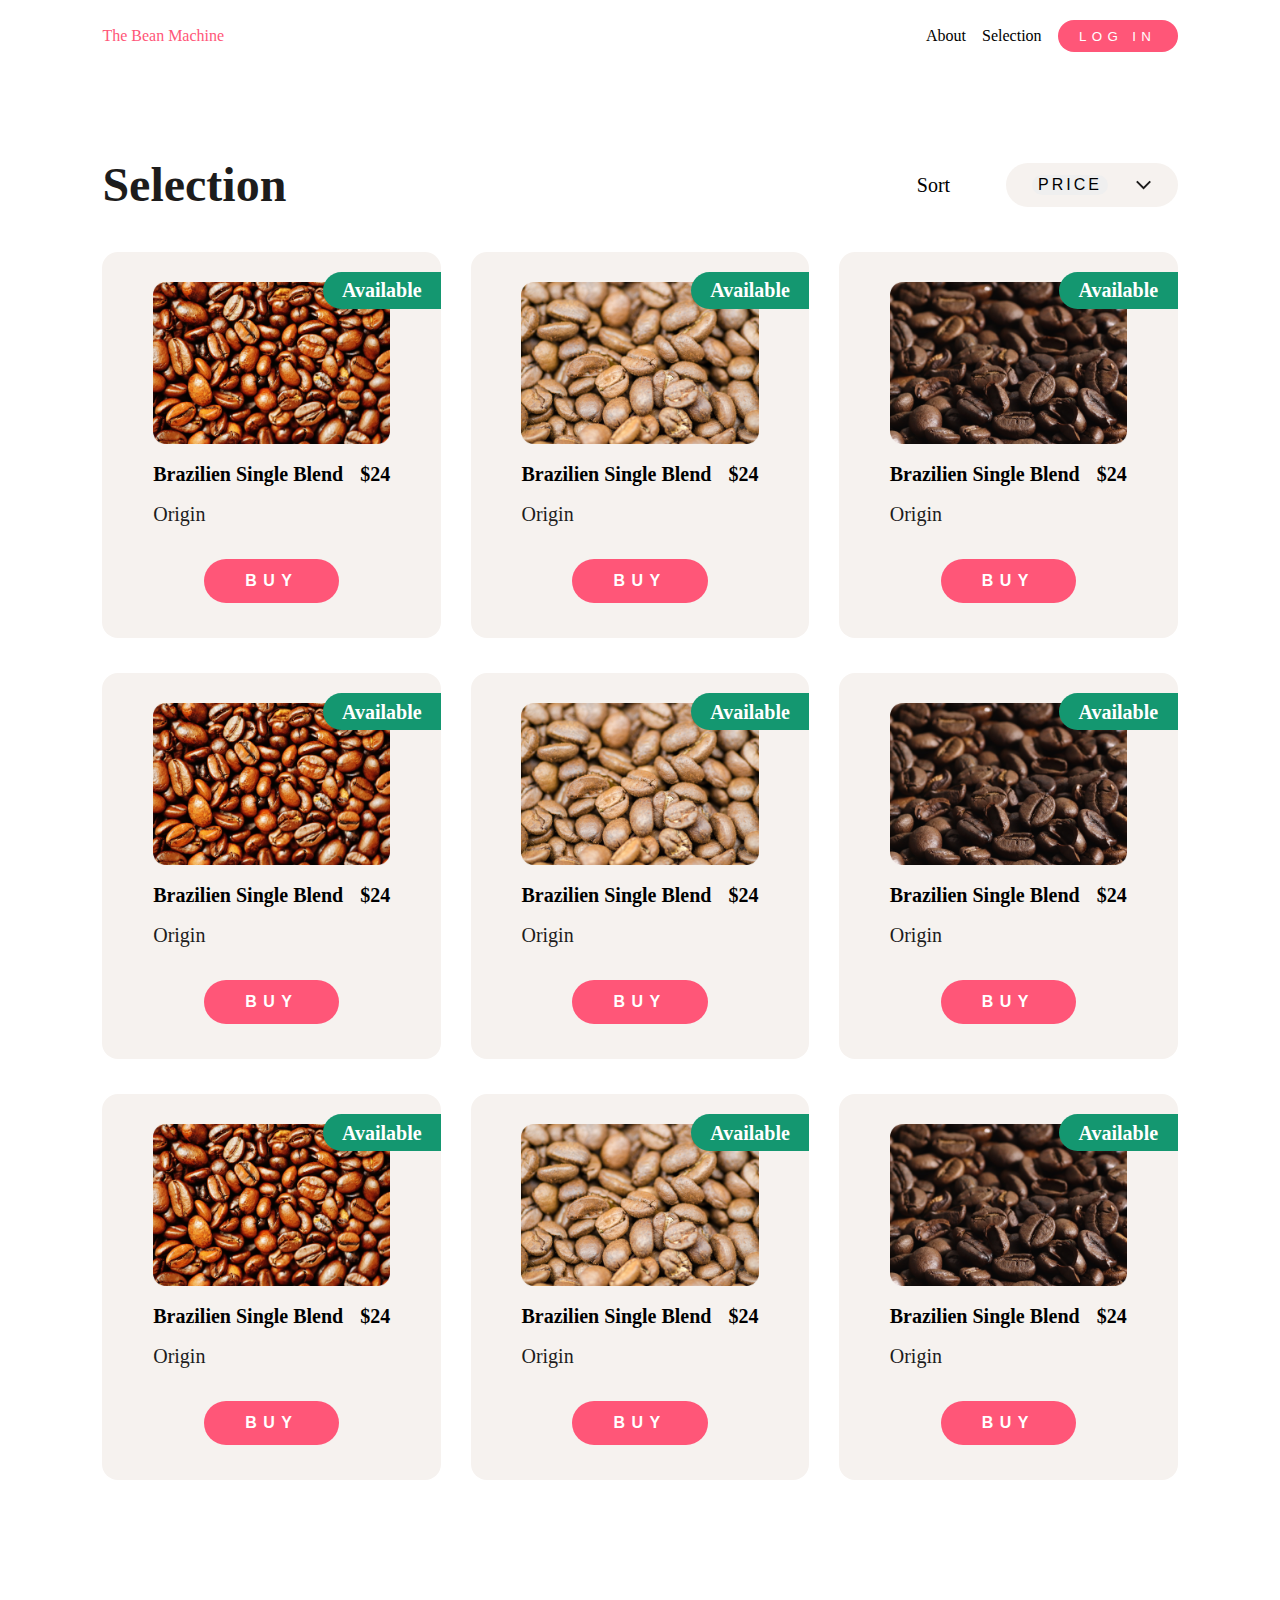
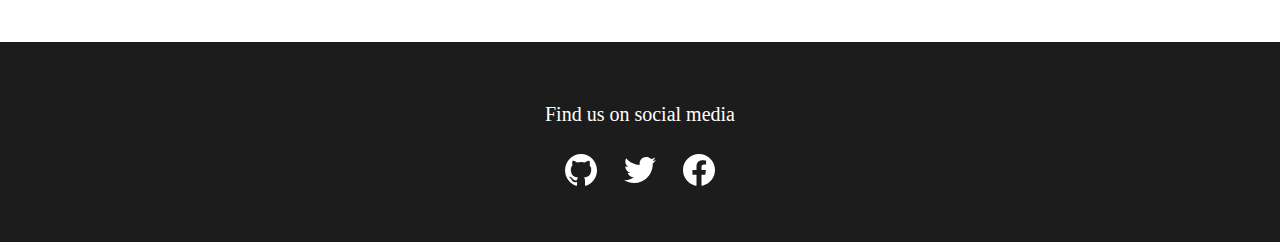
<file: selection.html>
<!DOCTYPE html>
<html lang="en">
<head>
  <link rel="stylesheet" href="./reset.css">
  <link rel="stylesheet" href="selection.css">
</head>  
<body> 
<div class="container">
<header>

  <nav>
    <div class="navbar">
    <h4 class="nav-left">The Bean Machine</h4>
      <div class="nav-right">
      <a href="index.html">About</a>
      <a href="selection.html">Selection</a>
      <button class="login-button">LOG IN</button>
      </div>
    </div>
  </nav>
</header>
  
<section>  
<div class="options">
  <h2 id="selection">Selection</h2>
  <div class="optionsRight">
     <a id="sort">Sort</a>
     <div class="pricing">
       <button id="price-button">PRICE</button>
       <img id="vector-down" src="assets/Vector (Stroke)down.svg">
    </div>
  </div>  
</div>
 </section> 

<main>
  
    <div class="card">
      <div class="showcase">
       <h4 id="available">Available</h4>
       <img id="picture" src="assets/beans-1.png">
      </div>
      <div class="coffee-price">
       <h4>Brazilien Single Blend</h4>  
       <h4>$24</h4>
      </div>  
       <p id="origin">Origin</p>
       <button id="buy-button">BUY</button>
    </div>
    
    

      <div class="card">
      <div class="showcase">
       <h4 id="available">Available</h4>
       <img id="picture" src="assets/beans-2.png">
      </div>
      <div class="coffee-price">
       <h4>Brazilien Single Blend</h4>  
       <h4>$24</h4>
      </div>  
       <p id="origin">Origin</p>
       <button id="buy-button">BUY</button>
    </div>


    

     <div class="card">
      <div class="showcase">
       <h4 id="available">Available</h4>
       <img id="picture" src="assets/beans-3.png">
      </div>
      <div class="coffee-price">
       <h4>Brazilien Single Blend</h4>  
       <h4>$24</h4>
      </div>  
       <p id="origin">Origin</p>
       <button id="buy-button">BUY</button>
    </div>


 
    <div class="card">
      <div class="showcase">
       <h4 id="available">Available</h4>
       <img id="picture" src="assets/beans-1.png">
      </div>
      <div class="coffee-price">
       <h4>Brazilien Single Blend</h4>  
       <h4>$24</h4>
      </div>  
       <p id="origin">Origin</p>
       <button id="buy-button">BUY</button>
    </div>
    
    

      <div class="card">
      <div class="showcase">
       <h4 id="available">Available</h4>
       <img id="picture" src="assets/beans-2.png">
      </div>
      <div class="coffee-price">
       <h4>Brazilien Single Blend</h4>  
       <h4>$24</h4>
      </div>  
       <p id="origin">Origin</p>
       <button id="buy-button">BUY</button>
    </div>
 

    

     <div class="card">
      <div class="showcase">
       <h4 id="available">Available</h4>
       <img id="picture" src="assets/beans-3.png">
      </div>
      <div class="coffee-price">
       <h4>Brazilien Single Blend</h4>  
       <h4>$24</h4>
      </div>  
       <p id="origin">Origin</p>
       <button id="buy-button">BUY</button>
    </div>


 
    <div class="card">
      <div class="showcase">
       <h4 id="available">Available</h4>
       <img id="picture" src="assets/beans-1.png">
      </div>
      <div class="coffee-price">
       <h4>Brazilien Single Blend</h4>  
       <h4>$24</h4>
      </div>  
       <p id="origin">Origin</p>
       <button id="buy-button">BUY</button>
    </div>
    
    

      <div class="card">
      <div class="showcase">
       <h4 id="available">Available</h4>
       <img id="picture" src="assets/beans-2.png">
      </div>
      <div class="coffee-price">
       <h4>Brazilien Single Blend</h4>  
       <h4>$24</h4>
      </div>  
       <p id="origin">Origin</p>
       <button id="buy-button">BUY</button>
    </div>


    
 
     <div class="card">
      <div class="showcase">
       <h4 id="available">Available</h4>
       <img id="picture" src="assets/beans-3.png">
      </div>
      <div class="coffee-price">
       <h4>Brazilien Single Blend</h4>  
       <h4>$24</h4>
      </div>  
       <p id="origin">Origin</p>
       <button id="buy-button">BUY</button>
    </div>
</main>  

</div>  
<footer>
    <p class="footer-p">Find us on social media</p>
    <div class="icon">
      <img src="assets/Vector.svg">
      <img src="assets/Vector 2.svg">
      <img src="assets/Facebook.svg">
    </div>
  </footer>
  
  
</body> 
</html>
</file>
<file: selection.css>
html,
body {
  margin: 0;
  padding: 0;
}

.container {
  margin: 0 8%;
}


.navbar {
  display: flex;
  justify-content: space-between;
  margin-top: 20px;
  margin-bottom: 40px;
}

.nav-right {
 display: flex;
 justify-content: space-between;
}

.nav-left {
  color: #FF5678;
  padding-top: 8px;
  width: 207px;
  height: 18px;
}



a {
  text-decoration: none;
  color: black;
  padding: 8px;
  height: 5%;
}

.login-button {
  color: #FFFFFF;
  background-color: #FF5678;
  border-radius: 24px;
  width: 120px;
  border: none;
  letter-spacing: 0.4em;
  margin-left: 8px;
}

.options {
  margin-top: 100px;
  display: flex;
  justify-content: space-between;
  align-items: center;
}

#selection {
  color: #1D1C1C;
  font-family: "Nunito";
  font-size: 48px;
  line-height: 65px;
  font-weight: 550;
}

.optionsRight {
  display: flex;
  justify-content: space-between;
  align-items: center;
  width: 25%;
}

#sort {
  font-size: 20px;
}

.pricing {
  display: flex;
  background-color: #F6F2EF;
  border-radius: 24px;
  padding: 12px;
  width: 55%;
  justify-content: space-around;
}

#price-button {
  font-size: 16px;
  letter-spacing: 3px;
  border: none;
  border-radius: 24px;
}

#vector-down {
  
}

main{
  display:flex;
  flex-wrap:wrap;
  justify-content: space-between;
  margin-bottom: 15%;
}

.card {
  background-color: #F6F2EF;
  display: flex;
  flex-direction: column;
  align-items: center;
  width: 31.5%;
  border-radius: 16px;
  margin-top: 35px;
}


.showcase {
  position: relative;
  width: 100%;
  display: flex;
  flex-direction: column;
  align-items: center;
  margin-top: 30px;
}

#available {
  background-color: #149770;
  color: #FFFFFF;
  font-size: 20px;
  font-weight: 600;
  font-family: "Nunito";
  width: 30%;
  padding: 2.5%;
  text-align: center;
  border-radius: 24px 0 0 24px;
  margin-left: 65%;
  margin-top: -10px;
  position: absolute;
}

#picture {
  width: 70%;
}

.coffee-price {
  display: flex;
  justify-content: space-between;
  width: 70%;
  margin: 20px auto;
  font-size: 20px;
  font-weight: 800;
}

#origin {
  color: #1D1C1C;
  text-align: start;
  width: 70%;
  font-size: 20px;
  font-weight: 100;
}

#buy-button {
  background-color: #FF5678;
  border-radius: 24px;
  border: none;
  color: #FFFFFF;
  width: 40%;
  padding: 3%;
  letter-spacing: 0.4em;
  text-align: center;
  font-size: 16px;
  line-height: 24px;
  font-weight: 800;
  margin: 35px auto;
}



footer {
  display: flex;
  height: 200px;
  flex-direction: column;
  align-items: center;
  justify-content: center;
  background-color: #1D1C1C;
}

.footer-p {
  color: #FFFFFF;
  font-size: 20px;
  line-height: 32px;
  font-weight: 400;
  font-family: "Nunito Sans";
  padding-bottom: 24px;
}

.icon {
  display: flex;
  justify-content: space-between;
  width: 150px;
}
</file>
